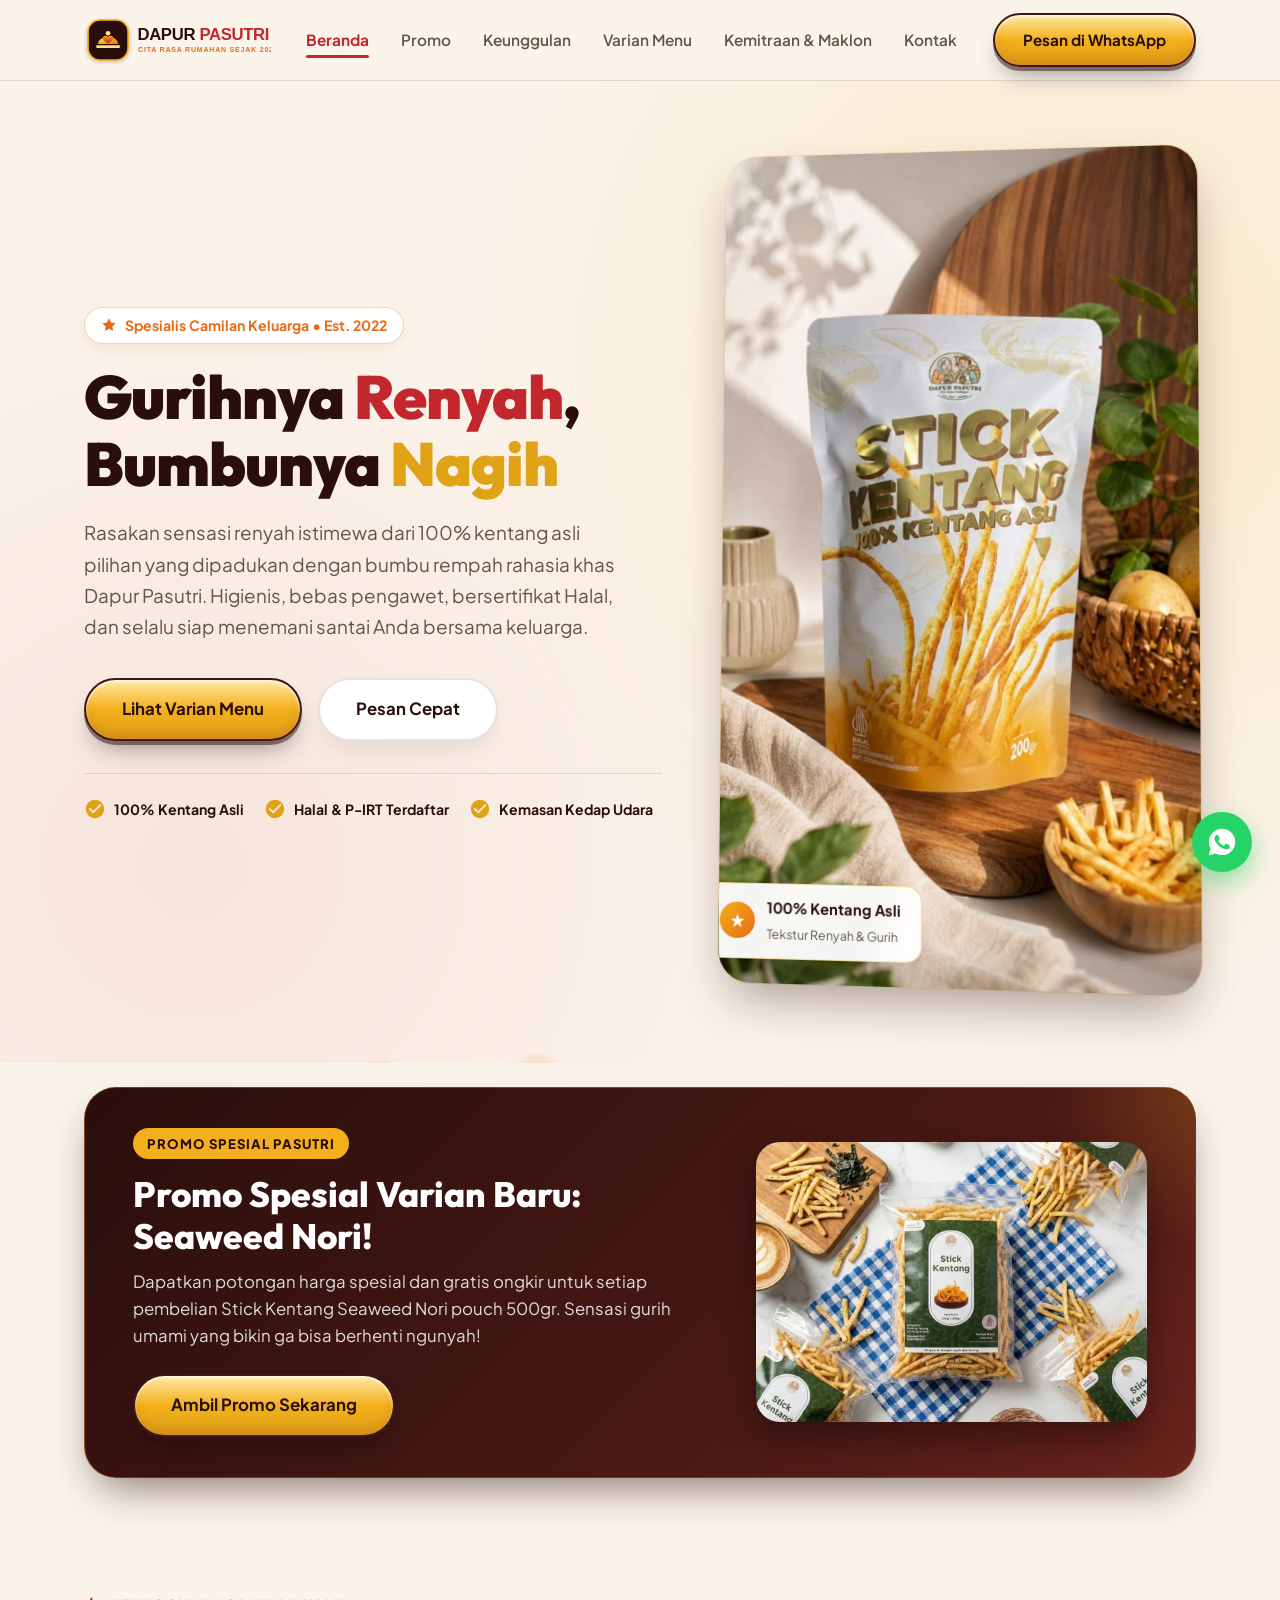
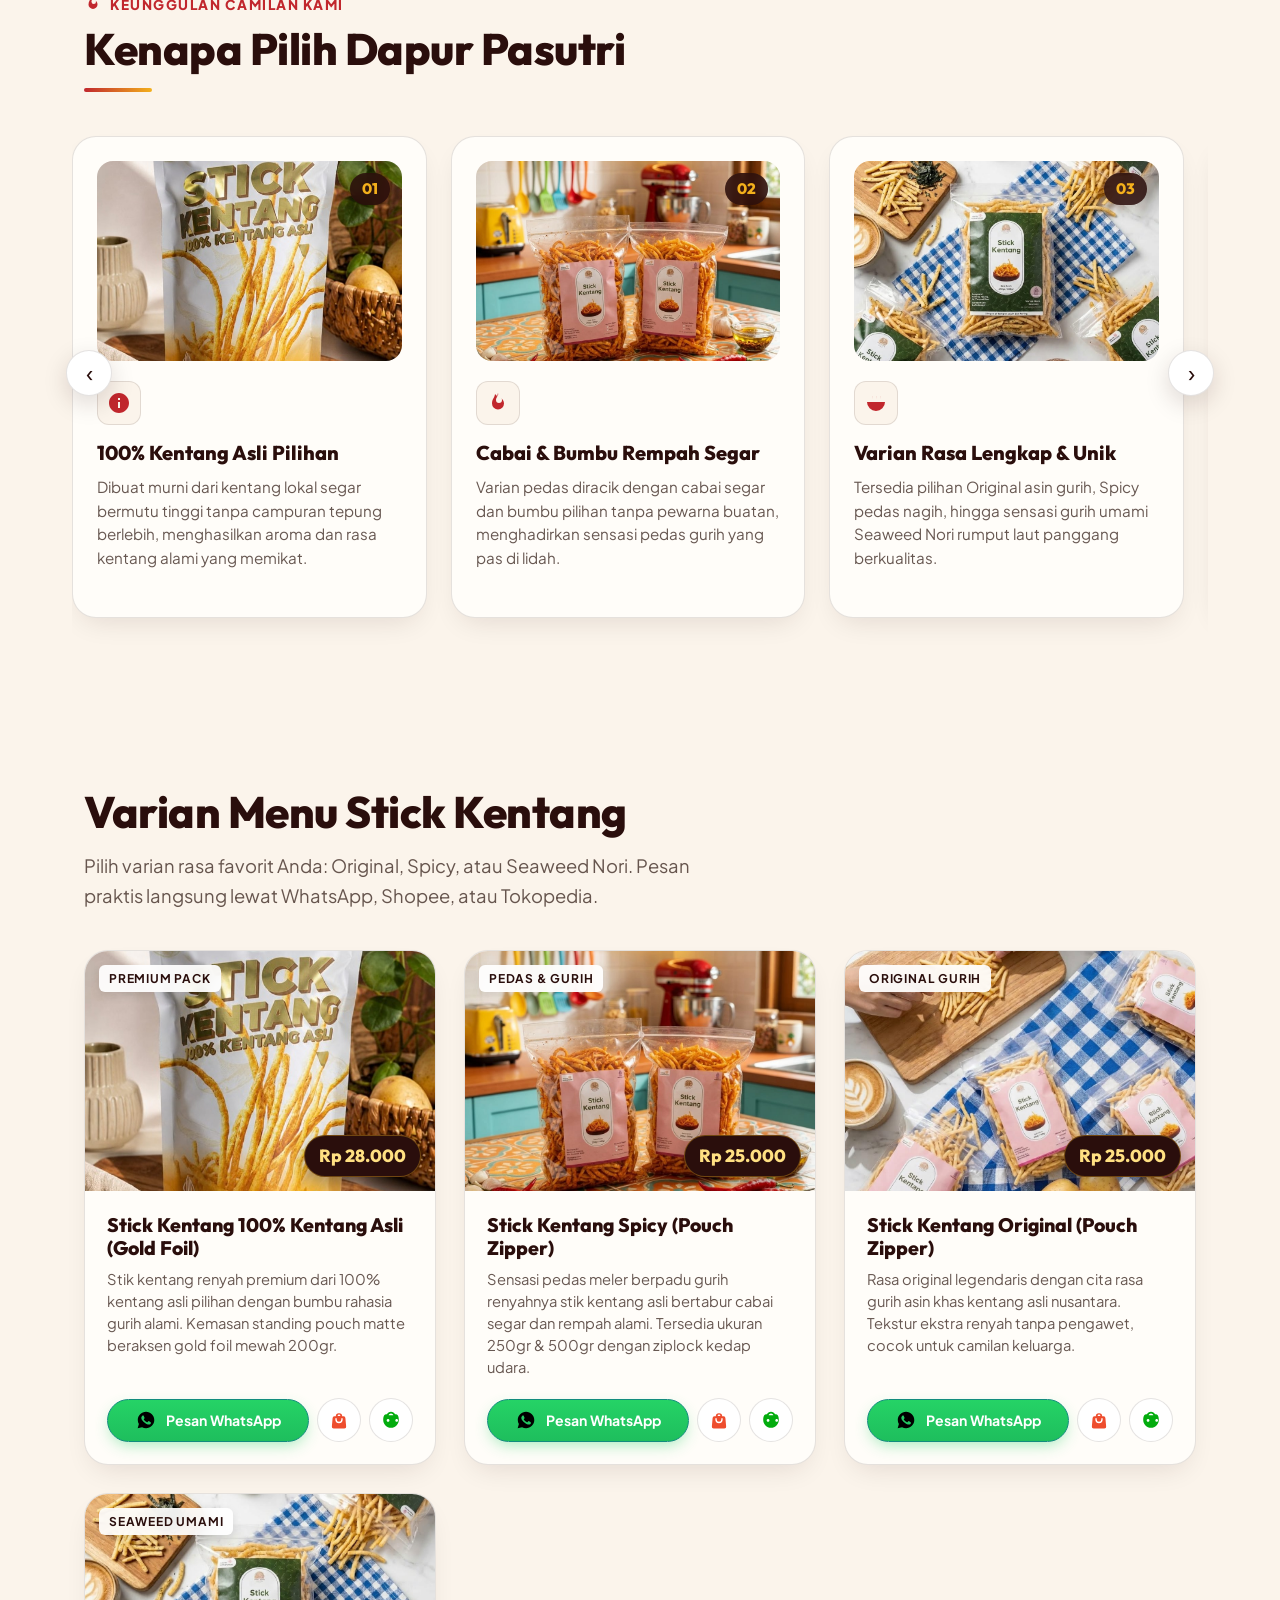
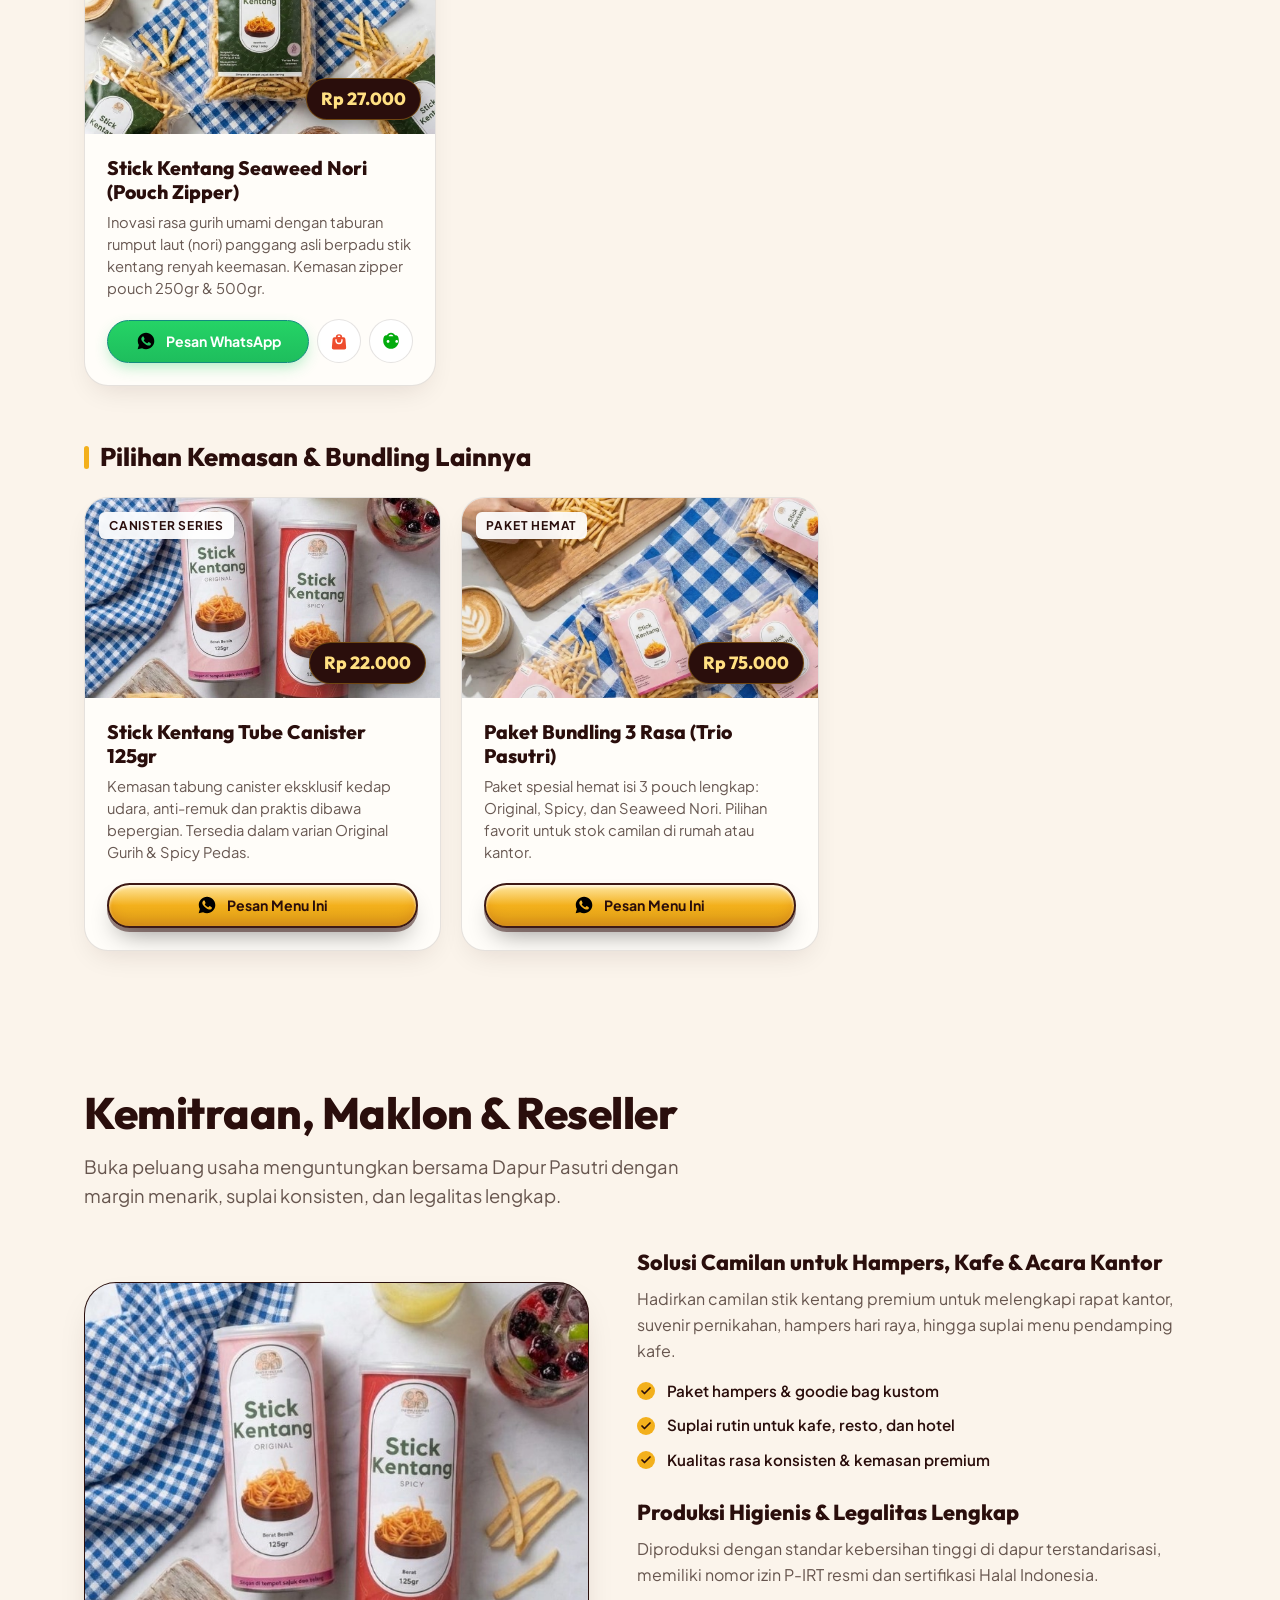
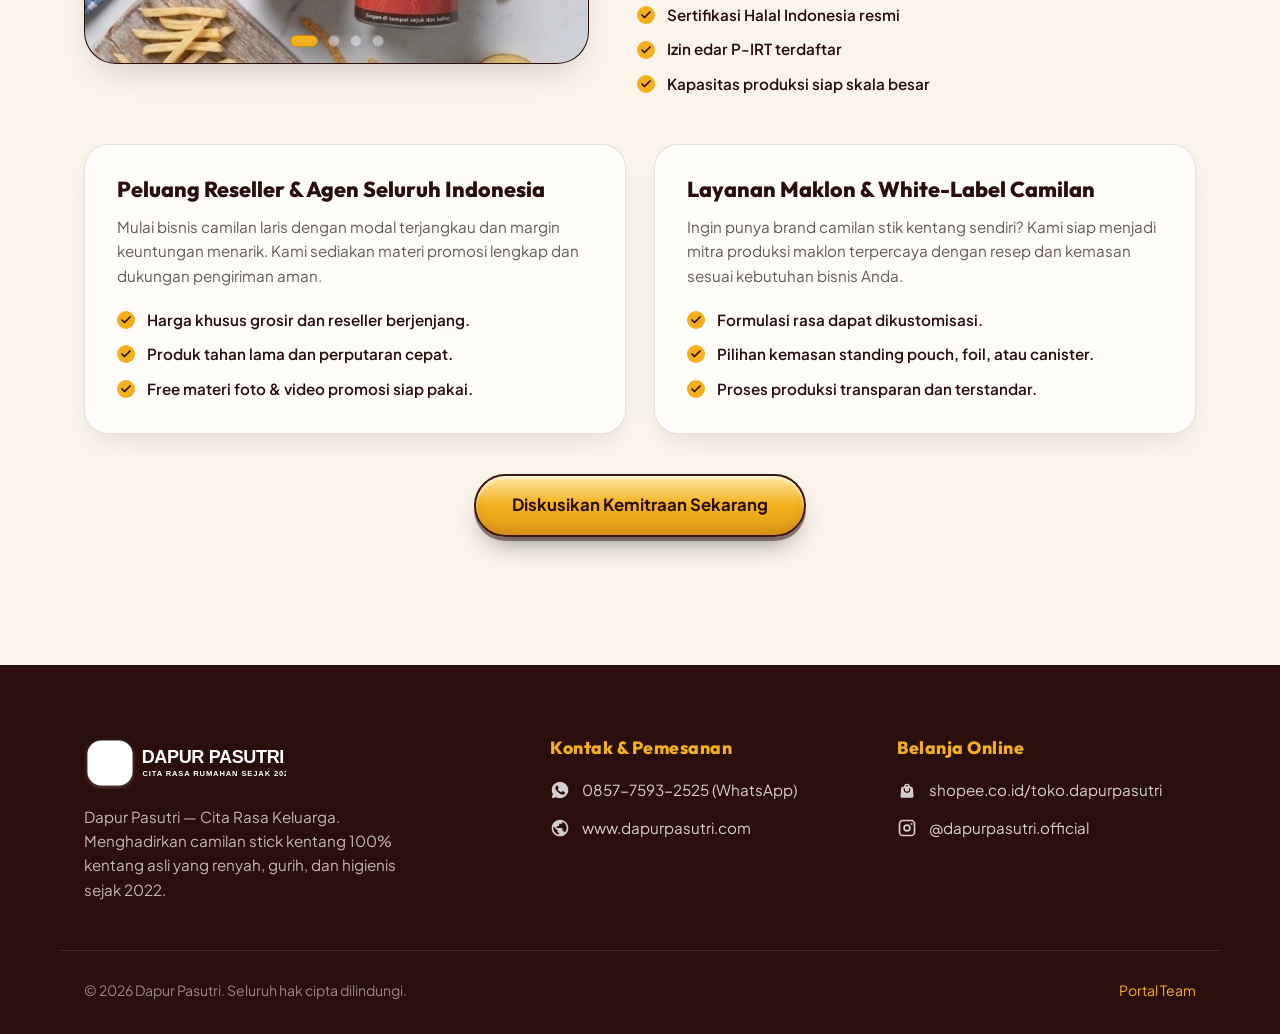
<file: index.html>
<!DOCTYPE html>
<html lang="id">
<head>
  <meta charset="UTF-8">
  <meta name="viewport" content="width=device-width, initial-scale=1.0">
  <title>Dapur Pasutri — Stick Kentang 100% Kentang Asli | Cita Rasa Keluarga</title>
  <meta name="description" content="Dapur Pasutri: Camilan stick kentang renyah dari 100% kentang asli pilihan dengan varian rasa Original, Spicy, dan Seaweed Nori. Halal, higienis, dan tanpa pengawet.">
  <link rel="icon" type="image/svg+xml" href="images/logo.svg">
  <link rel="stylesheet" href="css/fonts.css">
  <link rel="stylesheet" href="css/style.css">
</head>
<body id="top">

<!-- HEADER & NAVIGATION -->
<header class="site-header">
  <div class="wrap header-inner">
    <a href="#top" class="brand" aria-label="Dapur Pasutri Beranda">
      <img src="images/logo.svg" alt="Dapur Pasutri" class="brand-mark">
    </a>

    <nav class="main-nav" id="main-nav">
      <a href="#top">Beranda</a>
      <a href="#promo" hidden>Promo</a>
      <a href="#keunggulan">Keunggulan</a>
      <a href="#produk">Varian Menu</a>
      <a href="#kemitraan">Kemitraan &amp; Maklon</a>
      <a href="#kontak" data-also="kemitraan">Kontak</a>
    </nav>

    <a class="btn btn-primary header-cta" href="https://wa.me/6285775932525?text=Halo%20Dapur%20Pasutri%2C%20saya%20mau%20pesan%20Stick%20Kentang" target="_blank" rel="noopener">
      Pesan di WhatsApp
    </a>

    <button class="nav-toggle" id="nav-toggle" aria-label="Buka menu navigasi" aria-expanded="false" aria-controls="main-nav">
      <span></span><span></span><span></span>
    </button>
  </div>
</header>

<main>

  <!-- HERO SECTION -->
  <section class="hero">
    <div class="hero-bubbles" aria-hidden="true">
      <span></span><span></span><span></span><span></span><span></span><span></span>
    </div>
    <div class="wrap hero-inner">
      <div class="hero-copy">
        <p class="hero-badge">
          <svg width="16" height="16" viewBox="0 0 24 24" fill="currentColor"><path d="M12 2l3.09 6.26L22 9.27l-5 4.87 1.18 6.88L12 17.77l-6.18 3.25L7 14.14 2 9.27l6.91-1.01L12 2z"/></svg>
          Spesialis Camilan Keluarga • Est. 2022
        </p>
        <h1 class="hero-title">
          Gurihnya <span class="text-accent">Renyah</span>,<br>
          Bumbunya <span class="text-gold">Nagih</span>
        </h1>
        <p class="hero-lede">
          Rasakan sensasi renyah istimewa dari 100% kentang asli pilihan yang dipadukan dengan bumbu rempah rahasia khas Dapur Pasutri. Higienis, bebas pengawet, bersertifikat Halal, dan selalu siap menemani santai Anda bersama keluarga.
        </p>

        <div class="hero-actions">
          <a class="btn btn-primary btn-lg" href="#produk">Lihat Varian Menu</a>
          <a class="btn btn-secondary btn-lg" href="https://wa.me/6285775932525?text=Halo%20Dapur%20Pasutri%2C%20saya%20tertarik%20dengan%20Stick%20Kentang" target="_blank" rel="noopener">
            Pesan Cepat
          </a>
        </div>

        <div class="hero-trust">
          <div class="hero-trust-item">
            <svg class="hero-trust-icon" viewBox="0 0 24 24"><path d="M12 2C6.48 2 2 6.48 2 12s4.48 10 10 10 10-4.48 10-10S17.52 2 12 2zm-2 15l-5-5 1.41-1.41L10 14.17l7.59-7.59L19 8l-9 9z"/></svg>
            100% Kentang Asli
          </div>
          <div class="hero-trust-item">
            <svg class="hero-trust-icon" viewBox="0 0 24 24"><path d="M12 2C6.48 2 2 6.48 2 12s4.48 10 10 10 10-4.48 10-10S17.52 2 12 2zm-2 15l-5-5 1.41-1.41L10 14.17l7.59-7.59L19 8l-9 9z"/></svg>
            Halal &amp; P-IRT Terdaftar
          </div>
          <div class="hero-trust-item">
            <svg class="hero-trust-icon" viewBox="0 0 24 24"><path d="M12 2C6.48 2 2 6.48 2 12s4.48 10 10 10 10-4.48 10-10S17.52 2 12 2zm-2 15l-5-5 1.41-1.41L10 14.17l7.59-7.59L19 8l-9 9z"/></svg>
            Kemasan Kedap Udara
          </div>
        </div>
      </div>

      <div class="hero-visual">
        <div class="hero-img-wrap">
          <img src="images/hero.jpg" width="480" height="480" alt="Stick Kentang 100% Kentang Asli Dapur Pasutri">
          <div class="floating-badge">
            <div class="floating-badge-icon">★</div>
            <div class="floating-badge-text">
              <strong>100% Kentang Asli</strong>
              <span>Tekstur Renyah &amp; Gurih</span>
            </div>
          </div>
        </div>
      </div>
    </div>
  </section>

  <!-- PROMO SECTION -->
  <section class="promo" id="promo" hidden>
    <div class="wrap">
      <div class="promo-list" id="promo-list"><!-- filled by main.js --></div>
    </div>
  </section>

  <!-- KEUNGGULAN (KENAPA DAPUR PASUTRI) -->
  <section class="section" id="keunggulan">
    <div class="wrap">
      <div class="kenapa-heading">
        <p class="section-kicker">
          <svg class="section-kicker-icon" viewBox="0 0 24 24"><path d="M12 2c1 3-2 4-2 7a3 3 0 1 0 6 0c0-1-.5-2-1-2 1.5 1 3 3 3 5.5A6 6 0 0 1 6 12.5C6 8 9 6 9 3c1 1 2 1.5 2 3 .5-1.5.5-2.5 1-4Z"/></svg>
          Keunggulan Camilan Kami
        </p>
        <h2 class="section-title">Kenapa Pilih Dapur Pasutri</h2>
        <span class="section-title-underline"></span>
      </div>

      <div class="feature-carousel">
        <button class="carousel-nav carousel-prev" id="feature-prev" type="button" aria-label="Sebelumnya">‹</button>
        <ul class="feature-list" id="feature-list">
          <li>
            <div class="feature-photo">
              <img src="images/slider/slide-1.jpg" alt="100% Kentang Asli Pilihan" loading="lazy">
              <span class="feature-num">01</span>
            </div>
            <span class="feature-icon">
              <svg viewBox="0 0 24 24"><path d="M12 2C6.48 2 2 6.48 2 12s4.48 10 10 10 10-4.48 10-10S17.52 2 12 2zm1 15h-2v-6h2v6zm0-8h-2V7h2v2z"/></svg>
            </span>
            <h3>100% Kentang Asli Pilihan</h3>
            <p>Dibuat murni dari kentang lokal segar bermutu tinggi tanpa campuran tepung berlebih, menghasilkan aroma dan rasa kentang alami yang memikat.</p>
          </li>

          <li>
            <div class="feature-photo">
              <img src="images/slider/slide-2.jpg" alt="Bumbu Cabai & Rempah Segar" loading="lazy">
              <span class="feature-num">02</span>
            </div>
            <span class="feature-icon">
              <svg viewBox="0 0 24 24"><path d="M12 2c1 3-2 4-2 7a3 3 0 1 0 6 0c0-1-.5-2-1-2 1.5 1 3 3 3 5.5A6 6 0 0 1 6 12.5C6 8 9 6 9 3c1 1 2 1.5 2 3 .5-1.5.5-2.5 1-4Z"/></svg>
            </span>
            <h3>Cabai &amp; Bumbu Rempah Segar</h3>
            <p>Varian pedas diracik dengan cabai segar dan bumbu pilihan tanpa pewarna buatan, menghadirkan sensasi pedas gurih yang pas di lidah.</p>
          </li>

          <li>
            <div class="feature-photo">
              <img src="images/slider/slide-3.jpg" alt="Varian Rasa Lengkap" loading="lazy">
              <span class="feature-num">03</span>
            </div>
            <span class="feature-icon">
              <svg viewBox="0 0 24 24"><path d="M3 11h18a9 9 0 0 1-18 0ZM8 7.5c0-1.2 1-1.3 1-2.5M12 7.5c0-1.2 1-1.3 1-2.5M16 7.5c0-1.2 1-1.3 1-2.5"/></svg>
            </span>
            <h3>Varian Rasa Lengkap &amp; Unik</h3>
            <p>Tersedia pilihan Original asin gurih, Spicy pedas nagih, hingga sensasi gurih umami Seaweed Nori rumput laut panggang berkualitas.</p>
          </li>

          <li>
            <div class="feature-photo">
              <img src="images/slider/slide-4.jpg" alt="Kemasan Praktis & Tahan Renyah" loading="lazy">
              <span class="feature-num">04</span>
            </div>
            <span class="feature-icon">
              <svg viewBox="0 0 24 24"><path d="M12 2v20M3.3 7l17.4 10M20.7 7 3.3 17M9.5 3.5 12 6l2.5-2.5M9.5 20.5 12 18l2.5 2.5"/></svg>
            </span>
            <h3>Kemasan Kedap Udara &amp; Higienis</h3>
            <p>Hadir dalam pouch zipper double seal dan tabung canister eksklusif, menjaga kerenyahan stik kentang tetap terjaga optimal kapan saja.</p>
          </li>
        </ul>
        <button class="carousel-nav carousel-next" id="feature-next" type="button" aria-label="Berikutnya">›</button>
      </div>
    </div>
  </section>

  <!-- PRODUK / MENU STICK KENTANG -->
  <section class="section" id="produk">
    <div class="wrap">
      <h2 class="section-title">Varian Menu Stick Kentang</h2>
      <p class="section-lede">Pilih varian rasa favorit Anda: Original, Spicy, atau Seaweed Nori. Pesan praktis langsung lewat WhatsApp, Shopee, atau Tokopedia.</p>

      <div class="product-grid" id="product-grid-featured"></div>

      <h3 class="subsection-title">Pilihan Kemasan &amp; Bundling Lainnya</h3>
      <div class="product-strip" id="product-grid-other"></div>
    </div>
  </section>

  <!-- KORPORASI, MAKLON & KEMITRAAN RESELLER -->
  <section class="section" id="kemitraan">
    <div class="wrap">
      <h2 class="section-title">Kemitraan, Maklon &amp; Reseller</h2>
      <p class="section-lede">Buka peluang usaha menguntungkan bersama Dapur Pasutri dengan margin menarik, suplai konsisten, dan legalitas lengkap.</p>

      <div class="korporasi-showcase">
        <div class="showcase-slider" id="showcase-slider" aria-roledescription="carousel" aria-label="Foto produk dan kemitraan Dapur Pasutri">
          <div class="showcase-slides">
            <img class="is-active" src="images/korporasi/slide-1.jpg" width="800" height="800" loading="lazy" alt="Kemasan Canister Tube Dapur Pasutri">
            <img src="images/korporasi/slide-2.jpg" width="800" height="800" loading="lazy" alt="Pouch Stick Kentang Spicy">
            <img src="images/korporasi/slide-3.jpg" width="800" height="800" loading="lazy" alt="Kemasan Original Dapur Pasutri">
            <img src="images/korporasi/slide-4.jpg" width="800" height="800" loading="lazy" alt="Standing Pouch Foil Gold Mewah">
          </div>
          <div class="showcase-dots"><!-- filled by main.js --></div>
        </div>

        <div class="showcase-copy">
          <div class="showcase-block">
            <h3>Solusi Camilan untuk Hampers, Kafe &amp; Acara Kantor</h3>
            <p>Hadirkan camilan stik kentang premium untuk melengkapi rapat kantor, suvenir pernikahan, hampers hari raya, hingga suplai menu pendamping kafe.</p>
            <ul class="check-list">
              <li>Paket hampers &amp; goodie bag kustom</li>
              <li>Suplai rutin untuk kafe, resto, dan hotel</li>
              <li>Kualitas rasa konsisten &amp; kemasan premium</li>
            </ul>
          </div>
          <div class="showcase-block">
            <h3>Produksi Higienis &amp; Legalitas Lengkap</h3>
            <p>Diproduksi dengan standar kebersihan tinggi di dapur terstandarisasi, memiliki nomor izin P-IRT resmi dan sertifikasi Halal Indonesia.</p>
            <ul class="check-list">
              <li>Sertifikasi Halal Indonesia resmi</li>
              <li>Izin edar P-IRT terdaftar</li>
              <li>Kapasitas produksi siap skala besar</li>
            </ul>
          </div>
        </div>
      </div>

      <div class="korporasi-grid">
        <div class="korporasi-card">
          <h3>Peluang Reseller &amp; Agen Seluruh Indonesia</h3>
          <p>Mulai bisnis camilan laris dengan modal terjangkau dan margin keuntungan menarik. Kami sediakan materi promosi lengkap dan dukungan pengiriman aman.</p>
          <ul class="check-list">
            <li>Harga khusus grosir dan reseller berjenjang.</li>
            <li>Produk tahan lama dan perputaran cepat.</li>
            <li>Free materi foto &amp; video promosi siap pakai.</li>
          </ul>
        </div>
        <div class="korporasi-card">
          <h3>Layanan Maklon &amp; White-Label Camilan</h3>
          <p>Ingin punya brand camilan stik kentang sendiri? Kami siap menjadi mitra produksi maklon terpercaya dengan resep dan kemasan sesuai kebutuhan bisnis Anda.</p>
          <ul class="check-list">
            <li>Formulasi rasa dapat dikustomisasi.</li>
            <li>Pilihan kemasan standing pouch, foil, atau canister.</li>
            <li>Proses produksi transparan dan terstandar.</li>
          </ul>
        </div>
      </div>

      <a class="btn btn-primary btn-lg korporasi-cta" href="https://wa.me/6285775932525?text=Halo%20Dapur%20Pasutri%2C%20saya%20tertarik%20dengan%20kemitraan%20reseller%2Fmaklon" target="_blank" rel="noopener">
        Diskusikan Kemitraan Sekarang
      </a>
    </div>
  </section>

</main>

<!-- SITE FOOTER -->
<footer class="site-footer" id="kontak">
  <div class="wrap footer-inner">
    <div class="footer-brand">
      <img src="images/logo.svg" alt="Dapur Pasutri" class="brand-mark">
      <p>Dapur Pasutri — Cita Rasa Keluarga. Menghadirkan camilan stick kentang 100% kentang asli yang renyah, gurih, dan higienis sejak 2022.</p>
    </div>

    <div class="footer-col">
      <h4>Kontak &amp; Pemesanan</h4>
      <a href="https://wa.me/6285775932525" target="_blank" rel="noopener">
        <svg viewBox="0 0 24 24"><path d="M12.04 2C6.58 2 2.13 6.45 2.13 11.91c0 1.75.46 3.45 1.33 4.95L2 22l5.28-1.38a9.9 9.9 0 0 0 4.76 1.21h.01c5.46 0 9.9-4.45 9.9-9.91C21.96 6.45 17.5 2 12.04 2Zm5.8 14.07c-.24.68-1.4 1.3-1.93 1.38-.5.08-1.12.11-1.8-.11-.42-.13-.95-.3-1.64-.6-2.88-1.24-4.76-4.12-4.9-4.31-.14-.19-1.18-1.56-1.18-2.98s.74-2.11 1-2.4c.26-.29.57-.36.76-.36h.55c.18 0 .42-.07.65.5.24.58.82 2 .89 2.14.07.14.12.31.02.5-.1.19-.15.31-.3.48l-.44.51c-.14.14-.29.29-.13.57.16.29.71 1.18 1.53 1.91 1.05.94 1.94 1.23 2.22 1.37.28.14.45.12.61-.07.16-.19.7-.81.89-1.09.19-.28.38-.23.63-.14.26.1 1.65.78 1.94.92.28.14.47.21.54.33.07.12.07.68-.17 1.35Z"/></svg>
        0857-7593-2525 (WhatsApp)
      </a>
      <a href="https://dapurpasutri.com" target="_blank" rel="noopener">
        <svg viewBox="0 0 24 24"><path d="M12 2C6.48 2 2 6.48 2 12s4.48 10 10 10 10-4.48 10-10S17.52 2 12 2zm-1 17.93c-3.95-.49-7-3.85-7-7.93 0-.62.08-1.21.21-1.79L9 15v1c0 1.1.9 2 2 2v1.93zm6.9-2.54c-.26-.81-1-1.39-1.9-1.39h-1v-3c0-.55-.45-1-1-1H8v-2h2c.55 0 1-.45 1-1V7h2c1.1 0 2-.9 2-2v-.41c2.93 1.19 5 4.06 5 7.41 0 2.08-.8 3.97-2.1 5.39z"/></svg>
        www.dapurpasutri.com
      </a>
    </div>

    <div class="footer-col">
      <h4>Belanja Online</h4>
      <a href="https://shopee.co.id/toko.dapurpasutri" target="_blank" rel="noopener">
        <svg viewBox="0 0 24 24"><path d="M17 8h-1.5a3.5 3.5 0 0 0-7 0H7a2 2 0 0 0-2 2l-.8 9.2A2 2 0 0 0 6.2 21.4h11.6a2 2 0 0 0 2-2.2L19 10a2 2 0 0 0-2-2Zm-5-2a1.5 1.5 0 0 1 1.5 1.5h-3A1.5 1.5 0 0 1 12 6Zm-2.5 5.5a2.5 2.5 0 0 0 5 0V10h1.5v1.5a4 4 0 0 1-8 0V10h1.5v1.5Z"/></svg>
        shopee.co.id/toko.dapurpasutri
      </a>
      <a href="https://instagram.com/dapurpasutri.official" target="_blank" rel="noopener">
        <svg viewBox="0 0 24 24"><path d="M7 2h10a5 5 0 0 1 5 5v10a5 5 0 0 1-5 5H7a5 5 0 0 1-5-5V7a5 5 0 0 1 5-5Zm0 2a3 3 0 0 0-3 3v10a3 3 0 0 0 3 3h10a3 3 0 0 0 3-3V7a3 3 0 0 0-3-3H7Zm5 3.5a4.5 4.5 0 1 1 0 9 4.5 4.5 0 0 1 0-9Zm0 2a2.5 2.5 0 1 0 0 5 2.5 2.5 0 0 0 0-5ZM17.5 6a1.2 1.2 0 1 1 0 2.4 1.2 1.2 0 0 1 0-2.4Z"/></svg>
        @dapurpasutri.official
      </a>
    </div>
  </div>

  <div class="wrap footer-bottom">
    <p>&copy; 2026 Dapur Pasutri. Seluruh hak cipta dilindungi.</p>
    <a class="portal-link" href="portal/">Portal Team</a>
  </div>
</footer>

<!-- FLOATING WHATSAPP BUTTON -->
<a class="wa-float" href="https://wa.me/6285775932525?text=Halo%20Dapur%20Pasutri%2C%20saya%20mau%20order%20Stick%20Kentang%20%F0%9F%A5%94" target="_blank" rel="noopener" aria-label="Chat WhatsApp Dapur Pasutri">
  <svg viewBox="0 0 24 24" aria-hidden="true"><path d="M12.04 2C6.58 2 2.13 6.45 2.13 11.91c0 1.75.46 3.45 1.33 4.95L2 22l5.28-1.38a9.9 9.9 0 0 0 4.76 1.21h.01c5.46 0 9.9-4.45 9.9-9.91C21.96 6.45 17.5 2 12.04 2Zm5.8 14.07c-.24.68-1.4 1.3-1.93 1.38-.5.08-1.12.11-1.8-.11-.42-.13-.95-.3-1.64-.6-2.88-1.24-4.76-4.12-4.9-4.31-.14-.19-1.18-1.56-1.18-2.98s.74-2.11 1-2.4c.26-.29.57-.36.76-.36h.55c.18 0 .42-.07.65.5.24.58.82 2 .89 2.14.07.14.12.31.02.5-.1.19-.15.31-.3.48l-.44.51c-.14.14-.29.29-.13.57.16.29.71 1.18 1.53 1.91 1.05.94 1.94 1.23 2.22 1.37.28.14.45.12.61-.07.16-.19.7-.81.89-1.09.19-.28.38-.23.63-.14.26.1 1.65.78 1.94.92.28.14.47.21.54.33.07.12.07.68-.17 1.35Z"/></svg>
</a>

<script src="js/main.js"></script>
</body>
</html>
</file>
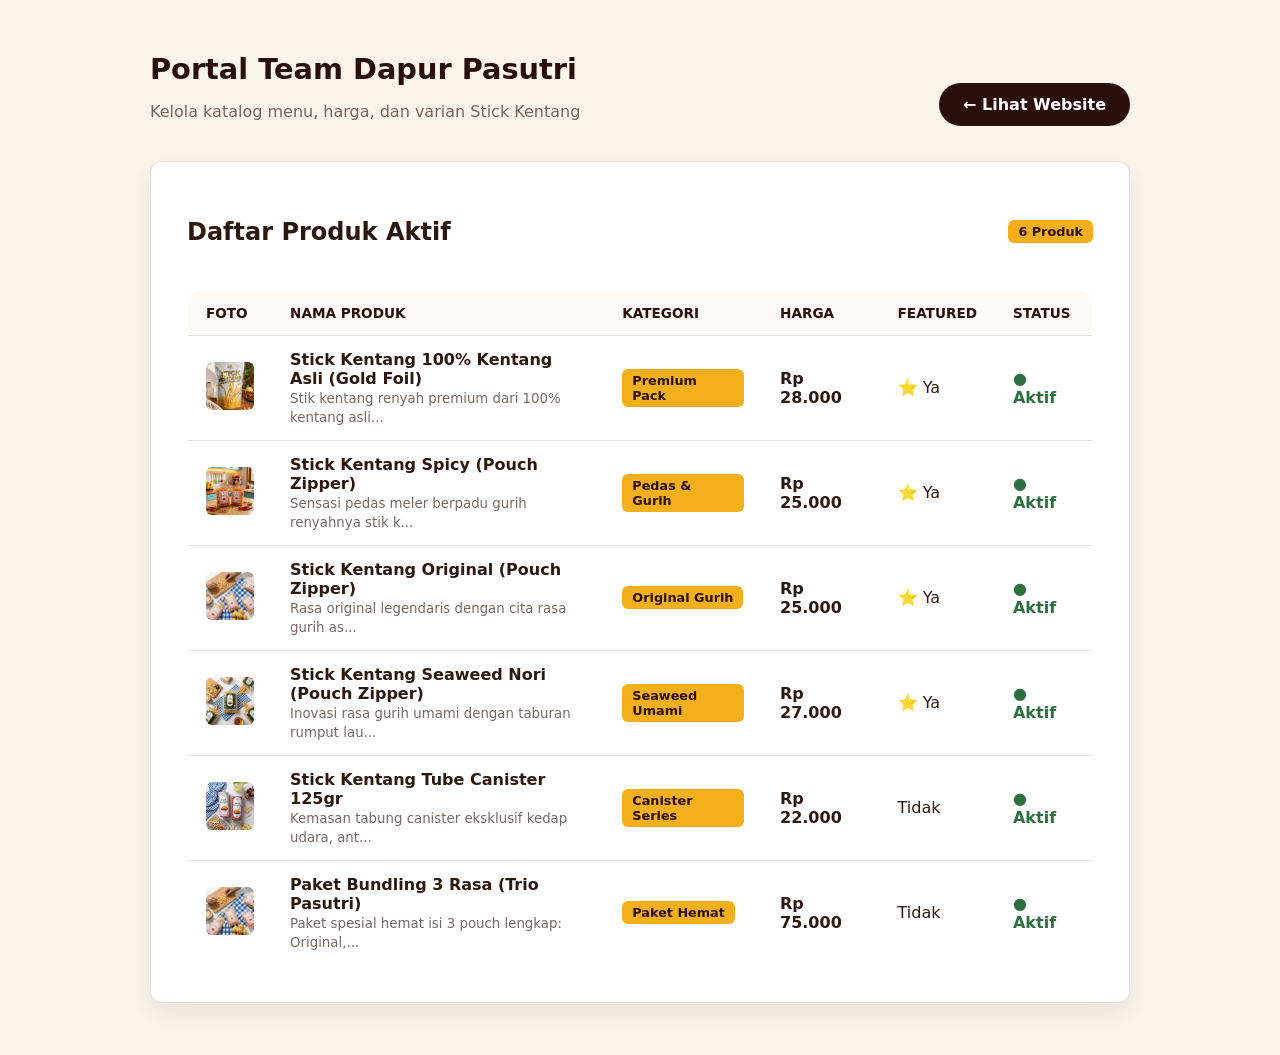
<file: portal/index.html>
<!DOCTYPE html>
<html lang="id">
<head>
  <meta charset="UTF-8">
  <meta name="viewport" content="width=device-width, initial-scale=1.0">
  <meta name="robots" content="noindex, nofollow">
  <title>Portal Team — Dapur Pasutri</title>
  <link rel="stylesheet" href="css/admin.css">
  <style>
    .admin-container { max-width: 980px; margin: 20px auto; }
    .product-table { width: 100%; border-collapse: collapse; margin-top: 24px; background: #fff; border-radius: 12px; overflow: hidden; border: 1px solid var(--border); }
    .product-table th, .product-table td { padding: 14px 18px; text-align: left; border-bottom: 1px solid var(--border); }
    .product-table th { background: #fdfaf5; font-size: 0.85rem; text-transform: uppercase; color: var(--oxblood); }
    .product-thumb { width: 48px; height: 48px; border-radius: 6px; object-fit: cover; }
    .top-bar { display: flex; justify-content: space-between; align-items: center; margin-bottom: 24px; }
  </style>
</head>
<body>
  <div class="admin-container">
    <div class="top-bar">
      <div>
        <h1>Portal Team Dapur Pasutri</h1>
        <p style="color:var(--ink-soft)">Kelola katalog menu, harga, dan varian Stick Kentang</p>
      </div>
      <div>
        <a href="../" class="btn btn-primary" style="width:auto;">&larr; Lihat Website</a>
      </div>
    </div>

    <div class="card">
      <div style="display:flex; justify-content:space-between; align-items:center;">
        <h2>Daftar Produk Aktif</h2>
        <span class="badge-tag" id="product-count">0 Produk</span>
      </div>

      <div style="overflow-x:auto;">
        <table class="product-table">
          <thead>
            <tr>
              <th>Foto</th>
              <th>Nama Produk</th>
              <th>Kategori</th>
              <th>Harga</th>
              <th>Featured</th>
              <th>Status</th>
            </tr>
          </thead>
          <tbody id="product-tbody">
            <tr><td colspan="6" style="text-align:center;">Memuat data produk...</td></tr>
          </tbody>
        </table>
      </div>
    </div>
  </div>

  <script>
    async function loadProducts() {
      try {
        const res = await fetch('../data/products.json');
        const data = await res.json();
        const tbody = document.getElementById('product-tbody');
        document.getElementById('product-count').textContent = data.length + ' Produk';
        tbody.innerHTML = '';
        data.forEach(p => {
          const tr = document.createElement('tr');
          tr.innerHTML = `
            <td><img class="product-thumb" src="../${p.image}" alt=""></td>
            <td><strong>${p.name}</strong><br><small style="color:var(--ink-soft);">${p.desc.substring(0, 50)}...</small></td>
            <td><span class="badge-tag">${p.category}</span></td>
            <td><strong>Rp ${(p.price).toLocaleString('id-ID')}</strong></td>
            <td>${p.featured ? '⭐ Ya' : 'Tidak'}</td>
            <td><span style="color:#2E6F40; font-weight:700;">● Aktif</span></td>
          `;
          tbody.appendChild(tr);
        });
      } catch (e) {
        document.getElementById('product-tbody').innerHTML = '<tr><td colspan="6">Gagal memuat katalog.</td></tr>';
      }
    }
    loadProducts();
  </script>
</body>
</html>
</file>
<file: css/fonts.css>
@import url('https://fonts.googleapis.com/css2?family=Outfit:wght@400;500;600;700;800;900&family=Plus+Jakarta+Sans:ital,wght@0,400;0,500;0,600;0,700;0,800;1,400;1,600&display=swap');

:root {
  --display: 'Outfit', -apple-system, BlinkMacSystemFont, "Segoe UI", Roboto, sans-serif;
  --body: 'Plus Jakarta Sans', -apple-system, BlinkMacSystemFont, "Segoe UI", Roboto, sans-serif;
}
</file>
<file: css/style.css>
/* ---------------------------------------------------
   Dapur Pasutri — Design Tokens (Aesthetic System)
--------------------------------------------------- */
:root {
  --ivory: #FBF4EB;
  --ivory-dim: #F2E5D5;
  --card-bg: #FFFDF9;
  
  --chili: #C1272D;
  --chili-dark: #96181D;
  --ember: #E86A17;
  --gold: #F3B01C;
  --gold-light: #FFE082;
  --gold-dim: #E0A317;
  --nori: #2E6F40;
  
  --oxblood: #2A0E0C;
  --oxblood-soft: #3D1916;
  --ink: #2C1810;
  --ink-soft: rgba(44, 24, 16, 0.72);
  --ink-line: rgba(44, 24, 16, 0.12);

  --radius-xl: 32px;
  --radius-lg: 24px;
  --radius-md: 16px;
  --radius-sm: 10px;
  --radius-full: 9999px;

  --shadow-soft: 0 16px 36px -16px rgba(42, 14, 12, 0.25);
  --shadow-card: 0 12px 28px -10px rgba(42, 14, 12, 0.12);
  --shadow-hover: 0 20px 40px -12px rgba(42, 14, 12, 0.28);
}

/* ---------------------------------------------------
   Reset & Base Styles
--------------------------------------------------- */
* {
  box-sizing: border-box;
}

html {
  scroll-behavior: smooth;
}

section[id],
footer[id] {
  scroll-margin-top: 86px;
}

body {
  margin: 0;
  background-color: var(--ivory);
  color: var(--ink);
  font-family: var(--body);
  font-size: 16px;
  line-height: 1.6;
  -webkit-font-smoothing: antialiased;
  -moz-osx-font-smoothing: grayscale;
  overflow-x: hidden;
}

img {
  display: block;
  max-width: 100%;
  height: auto;
}

a {
  color: inherit;
  text-decoration: none;
  transition: color 0.2s ease, opacity 0.2s ease;
}

h1, h2, h3, h4, p, ul, ol, figure {
  margin: 0;
}

h1, h2, h3, h4 {
  font-family: var(--display);
  color: var(--oxblood);
  font-weight: 800;
  line-height: 1.2;
}

ul, ol {
  padding: 0;
  list-style: none;
}

button {
  font: inherit;
  background: none;
  border: 0;
  cursor: pointer;
}

a:focus-visible,
button:focus-visible {
  outline: 3px solid var(--ember);
  outline-offset: 3px;
}

@media (prefers-reduced-motion: reduce) {
  html {
    scroll-behavior: auto;
  }
  *, *::before, *::after {
    animation-duration: 0.001ms !important;
    animation-iteration-count: 1 !important;
    transition-duration: 0.001ms !important;
  }
}

.wrap {
  width: 100%;
  max-width: 1160px;
  margin: 0 auto;
  padding: 0 24px;
}

/* ---------------------------------------------------
   Typography & Accents
--------------------------------------------------- */
.text-accent {
  color: var(--chili);
}

.text-gold {
  color: var(--gold-dim);
}

.section-kicker {
  display: inline-flex;
  align-items: center;
  gap: 8px;
  font-size: 0.85rem;
  font-weight: 800;
  letter-spacing: 1.5px;
  text-transform: uppercase;
  color: var(--chili);
  margin-bottom: 8px;
}

.section-kicker-icon {
  width: 18px;
  height: 18px;
  fill: var(--chili);
}

.section-title {
  font-size: clamp(2rem, 3.5vw, 2.75rem);
  letter-spacing: -0.5px;
  margin-bottom: 12px;
}

.section-title-underline {
  display: block;
  width: 68px;
  height: 4px;
  background: linear-gradient(90deg, var(--chili), var(--gold));
  border-radius: 99px;
  margin-top: 10px;
  margin-bottom: 24px;
}

.section-lede {
  font-size: 1.15rem;
  color: var(--ink-soft);
  max-width: 620px;
  line-height: 1.6;
  margin-bottom: 40px;
}

.subsection-title {
  font-size: 1.6rem;
  margin-top: 56px;
  margin-bottom: 24px;
  position: relative;
  padding-left: 16px;
}

.subsection-title::before {
  content: "";
  position: absolute;
  left: 0;
  top: 4px;
  bottom: 4px;
  width: 5px;
  background: var(--gold);
  border-radius: 4px;
}

/* ---------------------------------------------------
   Buttons & Interactive Elements
--------------------------------------------------- */
.btn {
  display: inline-flex;
  align-items: center;
  justify-content: center;
  gap: 10px;
  padding: 13px 28px;
  border-radius: var(--radius-full);
  font-weight: 700;
  font-size: 0.95rem;
  white-space: nowrap;
  transition: transform 0.18s cubic-bezier(0.16, 1, 0.3, 1), box-shadow 0.18s ease, filter 0.18s ease;
  position: relative;
  cursor: pointer;
}

.btn svg {
  width: 20px;
  height: 20px;
  flex-shrink: 0;
}

.btn-primary {
  background: linear-gradient(180deg, #FFE8A3 0%, var(--gold) 50%, var(--gold-dim) 100%);
  color: var(--oxblood);
  border: 2px solid var(--oxblood-soft);
  box-shadow:
    inset 0 2px 3px rgba(255, 255, 255, 0.75),
    inset 0 -10px 14px -6px rgba(150, 24, 29, 0.22),
    0 4px 0 rgba(58, 21, 18, 0.5),
    0 14px 26px -10px rgba(0, 0, 0, 0.45);
}

.btn-primary:hover {
  transform: translateY(-2px);
  box-shadow:
    inset 0 2px 4px rgba(255, 255, 255, 0.8),
    inset 0 -10px 14px -6px rgba(150, 24, 29, 0.25),
    0 6px 0 rgba(58, 21, 18, 0.5),
    0 18px 30px -8px rgba(0, 0, 0, 0.5);
  filter: brightness(1.03);
}

.btn-primary:active {
  transform: translateY(2px);
  box-shadow:
    inset 0 2px 3px rgba(255, 255, 255, 0.5),
    0 1px 0 rgba(58, 21, 18, 0.5),
    0 6px 12px -4px rgba(0, 0, 0, 0.4);
}

.btn-secondary {
  background: #FFF;
  color: var(--oxblood);
  border: 2px solid var(--ink-line);
  box-shadow: var(--shadow-card);
}

.btn-secondary:hover {
  transform: translateY(-2px);
  border-color: var(--gold);
  box-shadow: var(--shadow-soft);
}

.btn-lg {
  padding: 16px 36px;
  font-size: 1.05rem;
}

.btn-sm {
  padding: 9px 20px;
  font-size: 0.88rem;
}

.btn-block {
  width: 100%;
}

/* ---------------------------------------------------
   Site Header & Sticky Nav
--------------------------------------------------- */
.site-header {
  position: sticky;
  top: 0;
  z-index: 1000;
  background: rgba(251, 244, 235, 0.88);
  backdrop-filter: blur(14px);
  -webkit-backdrop-filter: blur(14px);
  border-bottom: 1px solid var(--ink-line);
  transition: all 0.3s ease;
}

.header-inner {
  display: flex;
  align-items: center;
  justify-content: space-between;
  height: 80px;
}

.brand {
  display: flex;
  align-items: center;
  gap: 12px;
}

.brand-mark {
  height: 48px;
  width: auto;
  object-fit: contain;
}

.main-nav {
  display: flex;
  align-items: center;
  gap: 32px;
}

.main-nav a {
  font-weight: 600;
  font-size: 0.96rem;
  color: var(--ink-soft);
  position: relative;
  padding: 6px 0;
}

.main-nav a:hover {
  color: var(--oxblood);
}

.main-nav a.is-active {
  color: var(--chili);
  font-weight: 700;
}

.main-nav a.is-active::after {
  content: "";
  position: absolute;
  bottom: 0;
  left: 0;
  width: 100%;
  height: 3px;
  background: var(--chili);
  border-radius: 99px;
}

.header-cta {
  display: inline-flex;
}

.nav-toggle {
  display: none;
  flex-direction: column;
  justify-content: space-between;
  width: 30px;
  height: 22px;
  padding: 0;
  z-index: 1001;
}

.nav-toggle span {
  display: block;
  height: 3px;
  width: 100%;
  background: var(--oxblood);
  border-radius: 3px;
  transition: transform 0.3s ease, opacity 0.3s ease;
}

/* ---------------------------------------------------
   Hero Section
--------------------------------------------------- */
.hero {
  position: relative;
  padding: 64px 0 80px;
  overflow: hidden;
  background: radial-gradient(circle at 85% 30%, rgba(243, 176, 28, 0.15), transparent 50%),
              radial-gradient(circle at 15% 80%, rgba(193, 39, 45, 0.08), transparent 45%);
}

.hero-bubbles {
  position: absolute;
  inset: 0;
  pointer-events: none;
  overflow: hidden;
}

.hero-bubbles span {
  position: absolute;
  bottom: -40px;
  border-radius: 50%;
  background: radial-gradient(circle, rgba(243, 176, 28, 0.35) 0%, rgba(232, 106, 23, 0.05) 70%, transparent 100%);
  animation: floatUp 12s infinite linear;
}

.hero-bubbles span:nth-child(1) { left: 10%; width: 28px; height: 28px; animation-duration: 9s; animation-delay: 0s; }
.hero-bubbles span:nth-child(2) { left: 28%; width: 44px; height: 44px; animation-duration: 14s; animation-delay: 2s; }
.hero-bubbles span:nth-child(3) { left: 52%; width: 20px; height: 20px; animation-duration: 11s; animation-delay: 4s; }
.hero-bubbles span:nth-child(4) { left: 70%; width: 38px; height: 38px; animation-duration: 13s; animation-delay: 1s; }
.hero-bubbles span:nth-child(5) { left: 88%; width: 24px; height: 24px; animation-duration: 10s; animation-delay: 3s; }
.hero-bubbles span:nth-child(6) { left: 40%; width: 50px; height: 50px; animation-duration: 16s; animation-delay: 5s; }

@keyframes floatUp {
  0% { transform: translateY(0) scale(0.8); opacity: 0; }
  15% { opacity: 0.8; }
  85% { opacity: 0.8; }
  100% { transform: translateY(-700px) scale(1.2); opacity: 0; }
}

.hero-inner {
  display: grid;
  grid-template-columns: 1.15fr 0.95fr;
  align-items: center;
  gap: 56px;
  position: relative;
  z-index: 2;
}

.hero-badge {
  display: inline-flex;
  align-items: center;
  gap: 8px;
  padding: 6px 16px;
  background: #FFF;
  border: 1px solid rgba(232, 106, 23, 0.3);
  border-radius: var(--radius-full);
  font-size: 0.88rem;
  font-weight: 700;
  color: var(--ember);
  box-shadow: 0 4px 12px rgba(232, 106, 23, 0.1);
  margin-bottom: 20px;
}

.hero-title {
  font-size: clamp(2.5rem, 4.8vw, 3.8rem);
  font-weight: 900;
  letter-spacing: -1px;
  margin-bottom: 20px;
  line-height: 1.1;
}

.hero-lede {
  font-size: 1.18rem;
  color: var(--ink-soft);
  line-height: 1.65;
  margin-bottom: 36px;
  max-width: 540px;
}

.hero-actions {
  display: flex;
  align-items: center;
  flex-wrap: wrap;
  gap: 16px;
}

.hero-trust {
  display: flex;
  align-items: center;
  gap: 20px;
  margin-top: 32px;
  padding-top: 24px;
  border-top: 1px solid var(--ink-line);
}

.hero-trust-item {
  display: flex;
  align-items: center;
  gap: 8px;
  font-size: 0.88rem;
  font-weight: 700;
  color: var(--oxblood);
}

.hero-trust-icon {
  width: 22px;
  height: 22px;
  fill: var(--gold-dim);
}

.hero-visual {
  position: relative;
  display: flex;
  justify-content: center;
}

.hero-img-wrap {
  position: relative;
  border-radius: var(--radius-xl);
  overflow: hidden;
  box-shadow:
    0 24px 50px -12px rgba(42, 14, 12, 0.4),
    0 0 0 1px rgba(243, 176, 28, 0.2);
  transform: perspective(1000px) rotateY(-4deg) rotateX(2deg);
  transition: transform 0.4s ease, box-shadow 0.4s ease;
}

.hero-img-wrap:hover {
  transform: perspective(1000px) rotateY(0deg) rotateX(0deg) scale(1.02);
  box-shadow: 0 30px 60px -10px rgba(42, 14, 12, 0.48);
}

.hero-img-wrap img {
  width: 100%;
  max-width: 480px;
  height: auto;
  object-fit: cover;
}

.floating-badge {
  position: absolute;
  bottom: 24px;
  left: -20px;
  background: rgba(255, 255, 255, 0.95);
  backdrop-filter: blur(10px);
  border: 1px solid rgba(243, 176, 28, 0.4);
  padding: 12px 20px;
  border-radius: var(--radius-md);
  box-shadow: 0 16px 32px -8px rgba(42, 14, 12, 0.25);
  display: flex;
  align-items: center;
  gap: 12px;
  animation: gentlePulse 3s infinite ease-in-out;
}

@keyframes gentlePulse {
  0%, 100% { transform: translateY(0); }
  50% { transform: translateY(-6px); }
}

.floating-badge-icon {
  width: 36px;
  height: 36px;
  border-radius: 50%;
  background: linear-gradient(135deg, var(--gold), var(--ember));
  display: flex;
  align-items: center;
  justify-content: center;
  color: #FFF;
  font-weight: 900;
  font-size: 1.1rem;
}

.floating-badge-text strong {
  display: block;
  font-size: 0.92rem;
  color: var(--oxblood);
}

.floating-badge-text span {
  font-size: 0.78rem;
  color: var(--ink-soft);
}

/* ---------------------------------------------------
   Promo Banner Section
--------------------------------------------------- */
.promo {
  padding: 24px 0 48px;
}

.promo[hidden] {
  display: none;
}

.promo-panel {
  background: linear-gradient(135deg, #2A0E0C 0%, #4A1915 65%, #6B231D 100%);
  border-radius: var(--radius-xl);
  color: #FFF;
  display: grid;
  grid-template-columns: 1.2fr 0.8fr;
  align-items: center;
  padding: 40px 48px;
  gap: 36px;
  box-shadow: 0 20px 44px -14px rgba(42, 14, 12, 0.6);
  border: 1px solid rgba(243, 176, 28, 0.3);
  position: relative;
  overflow: hidden;
}

.promo-panel::after {
  content: "";
  position: absolute;
  top: -50%;
  right: -20%;
  width: 360px;
  height: 360px;
  background: radial-gradient(circle, rgba(243, 176, 28, 0.25), transparent 70%);
  pointer-events: none;
}

.promo-badge {
  display: inline-block;
  background: var(--gold);
  color: var(--oxblood);
  font-weight: 800;
  font-size: 0.82rem;
  padding: 5px 14px;
  border-radius: var(--radius-full);
  text-transform: uppercase;
  letter-spacing: 1px;
  margin-bottom: 14px;
}

.promo-title {
  color: #FFF;
  font-size: clamp(1.6rem, 2.8vw, 2.2rem);
  margin-bottom: 12px;
}

.promo-body {
  color: rgba(255, 255, 255, 0.85);
  font-size: 1.05rem;
  line-height: 1.6;
  margin-bottom: 24px;
}

.promo-visual img {
  border-radius: var(--radius-lg);
  box-shadow: 0 16px 36px rgba(0, 0, 0, 0.4);
  max-height: 280px;
  width: 100%;
  object-fit: cover;
}

/* ---------------------------------------------------
   Section: Keunggulan (Kenapa Dapur Pasutri)
--------------------------------------------------- */
.section {
  padding: 68px 0;
}

.feature-carousel {
  position: relative;
  margin: 0 -12px;
}

.feature-list {
  display: flex;
  gap: 24px;
  overflow-x: auto;
  scroll-snap-type: x mandatory;
  scrollbar-width: none;
  -ms-overflow-style: none;
  padding: 20px 12px 32px;
}

.feature-list::-webkit-scrollbar {
  display: none;
}

.feature-list > li {
  flex: 0 0 calc(33.333% - 16px);
  min-width: 290px;
  scroll-snap-align: start;
  background: var(--card-bg);
  border-radius: var(--radius-lg);
  padding: 24px;
  border: 1px solid var(--ink-line);
  box-shadow: var(--shadow-card);
  transition: transform 0.3s ease, box-shadow 0.3s ease;
  display: flex;
  flex-direction: column;
}

.feature-list > li:hover {
  transform: translateY(-6px);
  box-shadow: var(--shadow-hover);
  border-color: rgba(243, 176, 28, 0.5);
}

.feature-photo {
  position: relative;
  border-radius: var(--radius-md);
  overflow: hidden;
  height: 200px;
  margin-bottom: 20px;
}

.feature-photo img {
  width: 100%;
  height: 100%;
  object-fit: cover;
  transition: transform 0.4s ease;
}

.feature-list > li:hover .feature-photo img {
  transform: scale(1.06);
}

.feature-num {
  position: absolute;
  top: 12px;
  right: 12px;
  background: rgba(42, 14, 12, 0.85);
  color: var(--gold);
  font-family: var(--display);
  font-weight: 800;
  font-size: 0.95rem;
  padding: 4px 12px;
  border-radius: var(--radius-full);
  backdrop-filter: blur(6px);
}

.feature-icon {
  width: 44px;
  height: 44px;
  border-radius: 12px;
  background: var(--ivory);
  display: flex;
  align-items: center;
  justify-content: center;
  margin-bottom: 16px;
  border: 1px solid var(--ink-line);
}

.feature-icon svg {
  width: 24px;
  height: 24px;
  fill: var(--chili);
}

.feature-list h3 {
  font-size: 1.25rem;
  margin-bottom: 10px;
}

.feature-list p {
  font-size: 0.95rem;
  color: var(--ink-soft);
  line-height: 1.55;
}

.carousel-nav {
  position: absolute;
  top: 48%;
  transform: translateY(-50%);
  width: 46px;
  height: 46px;
  border-radius: 50%;
  background: #FFF;
  border: 1px solid var(--ink-line);
  color: var(--oxblood);
  font-size: 1.5rem;
  display: flex;
  align-items: center;
  justify-content: center;
  box-shadow: 0 8px 24px rgba(42, 14, 12, 0.15);
  z-index: 10;
  transition: all 0.2s ease;
}

.carousel-nav:hover {
  background: var(--oxblood);
  color: #FFF;
  transform: translateY(-50%) scale(1.08);
}

.carousel-prev { left: -6px; }
.carousel-next { right: -6px; }

/* ---------------------------------------------------
   Section: Produk / Menu
--------------------------------------------------- */
.product-grid {
  display: grid;
  grid-template-columns: repeat(auto-fill, minmax(260px, 1fr));
  gap: 28px;
}

.product-card {
  background: var(--card-bg);
  border-radius: var(--radius-lg);
  border: 1px solid var(--ink-line);
  box-shadow: var(--shadow-card);
  overflow: hidden;
  display: flex;
  flex-direction: column;
  transition: transform 0.3s ease, box-shadow 0.3s ease, border-color 0.3s ease;
}

.product-card:hover {
  transform: translateY(-6px);
  box-shadow: var(--shadow-hover);
  border-color: rgba(243, 176, 28, 0.4);
}

.product-photo {
  position: relative;
  height: 240px;
  overflow: hidden;
  background: var(--ivory-dim);
}

.product-photo img {
  width: 100%;
  height: 100%;
  object-fit: cover;
  transition: transform 0.45s ease;
}

.product-card:hover .product-photo img {
  transform: scale(1.08);
}

.price-badge {
  position: absolute;
  bottom: 14px;
  right: 14px;
  background: var(--oxblood);
  color: var(--gold-light);
  font-family: var(--display);
  font-weight: 800;
  font-size: 1.1rem;
  padding: 6px 14px;
  border-radius: var(--radius-full);
  box-shadow: 0 6px 18px rgba(0, 0, 0, 0.35);
  border: 1px solid rgba(243, 176, 28, 0.35);
}

.category-tag {
  position: absolute;
  top: 14px;
  left: 14px;
  background: rgba(255, 255, 255, 0.92);
  backdrop-filter: blur(6px);
  color: var(--oxblood);
  font-weight: 700;
  font-size: 0.75rem;
  text-transform: uppercase;
  letter-spacing: 0.8px;
  padding: 4px 10px;
  border-radius: 6px;
  box-shadow: 0 4px 10px rgba(0, 0, 0, 0.1);
}

.product-info {
  padding: 22px;
  display: flex;
  flex-direction: column;
  flex-grow: 1;
}

.product-name {
  font-size: 1.22rem;
  margin-bottom: 8px;
  color: var(--oxblood);
}

.product-desc {
  font-size: 0.92rem;
  color: var(--ink-soft);
  line-height: 1.5;
  margin-bottom: 20px;
  flex-grow: 1;
}

.channel-actions {
  display: flex;
  align-items: center;
  gap: 8px;
  margin-top: auto;
}

.btn-order-wa {
  flex-grow: 1;
  background: linear-gradient(180deg, #25D366 0%, #1EBE5D 100%);
  color: #FFF;
  border: 1.5px solid #128C7E;
  box-shadow: 0 6px 16px -4px rgba(37, 211, 102, 0.45);
}

.btn-order-wa:hover {
  transform: translateY(-2px);
  filter: brightness(1.05);
}

.channel-icon-btn {
  width: 44px;
  height: 44px;
  border-radius: 50%;
  border: 1px solid var(--ink-line);
  background: #FFF;
  display: inline-flex;
  align-items: center;
  justify-content: center;
  transition: transform 0.18s ease, border-color 0.18s ease;
}

.channel-icon-btn img,
.channel-icon-btn svg {
  width: 22px;
  height: 22px;
  object-fit: contain;
}

.channel-icon-btn:hover {
  transform: translateY(-2px);
  border-color: var(--ember);
}

.product-strip {
  display: grid;
  grid-template-columns: repeat(auto-fill, minmax(280px, 1fr));
  gap: 20px;
}

/* ---------------------------------------------------
   Section: Korporasi, Maklon & Reseller
--------------------------------------------------- */
.korporasi-showcase {
  display: grid;
  grid-template-columns: 0.95fr 1.05fr;
  gap: 48px;
  align-items: center;
  margin-bottom: 48px;
}

.showcase-slider {
  position: relative;
  border-radius: var(--radius-xl);
  overflow: hidden;
  box-shadow: var(--shadow-soft);
  border: 1px solid var(--ink-line);
  background: var(--oxblood);
}

.showcase-slides {
  position: relative;
  height: 380px;
}

.showcase-slides img {
  position: absolute;
  inset: 0;
  width: 100%;
  height: 100%;
  object-fit: cover;
  opacity: 0;
  transition: opacity 0.6s ease-in-out;
}

.showcase-slides img.is-active {
  opacity: 1;
}

.showcase-dots {
  position: absolute;
  bottom: 16px;
  left: 0;
  right: 0;
  display: flex;
  justify-content: center;
  gap: 10px;
  z-index: 5;
}

.showcase-dots button {
  width: 12px;
  height: 12px;
  border-radius: 50%;
  background: rgba(255, 255, 255, 0.45);
  border: 1px solid rgba(0, 0, 0, 0.2);
  transition: all 0.2s ease;
  padding: 0;
}

.showcase-dots button.is-active {
  background: var(--gold);
  width: 28px;
  border-radius: 99px;
}

.showcase-copy {
  display: flex;
  flex-direction: column;
  gap: 28px;
}

.showcase-block h3 {
  font-size: 1.35rem;
  margin-bottom: 10px;
}

.showcase-block p {
  font-size: 1rem;
  color: var(--ink-soft);
  margin-bottom: 16px;
}

.check-list {
  display: flex;
  flex-direction: column;
  gap: 10px;
}

.check-list li {
  display: flex;
  align-items: center;
  gap: 12px;
  font-size: 0.95rem;
  font-weight: 600;
  color: var(--oxblood);
}

.check-list li::before {
  content: "";
  display: inline-block;
  width: 18px;
  height: 18px;
  background-color: var(--gold);
  background-image: url("data:image/svg+xml,%3Csvg viewBox='0 0 24 24' fill='none' stroke='%232A0E0C' stroke-width='3.5' stroke-linecap='round' stroke-linejoin='round' xmlns='http://www.w3.org/2000/svg'%3E%3Cpolyline points='20 6 9 17 4 12'/%3E%3C/svg%3E");
  background-size: 12px;
  background-position: center;
  background-repeat: no-repeat;
  border-radius: 50%;
  flex-shrink: 0;
}

.korporasi-grid {
  display: grid;
  grid-template-columns: 1fr 1fr;
  gap: 28px;
  margin-bottom: 40px;
}

.korporasi-card {
  background: var(--card-bg);
  border-radius: var(--radius-lg);
  padding: 32px;
  border: 1px solid var(--ink-line);
  box-shadow: var(--shadow-card);
}

.korporasi-card h3 {
  font-size: 1.35rem;
  margin-bottom: 12px;
}

.korporasi-card p {
  font-size: 0.95rem;
  color: var(--ink-soft);
  margin-bottom: 20px;
}

.korporasi-cta {
  display: table;
  margin: 0 auto;
}

/* ---------------------------------------------------
   Site Footer
--------------------------------------------------- */
.site-footer {
  background: var(--oxblood);
  color: #FFF;
  padding: 72px 0 32px;
  margin-top: 60px;
}

.footer-inner {
  display: grid;
  grid-template-columns: 1.4fr 1fr 1fr;
  gap: 48px;
  padding-bottom: 48px;
  border-bottom: 1px solid rgba(255, 255, 255, 0.12);
}

.footer-brand .brand-mark {
  height: 52px;
  margin-bottom: 16px;
  filter: brightness(0) invert(1);
}

.footer-brand p {
  color: rgba(255, 255, 255, 0.7);
  font-size: 0.95rem;
  line-height: 1.6;
  max-width: 320px;
}

.footer-col h4 {
  color: var(--gold);
  font-size: 1.1rem;
  margin-bottom: 20px;
  letter-spacing: 0.5px;
}

.footer-col a {
  display: flex;
  align-items: center;
  gap: 12px;
  color: rgba(255, 255, 255, 0.8);
  font-size: 0.95rem;
  margin-bottom: 14px;
}

.footer-col a:hover {
  color: var(--gold);
  transform: translateX(4px);
}

.footer-col svg {
  width: 20px;
  height: 20px;
  fill: currentColor;
  flex-shrink: 0;
}

.footer-bottom {
  display: flex;
  align-items: center;
  justify-content: space-between;
  padding-top: 28px;
  font-size: 0.88rem;
  color: rgba(255, 255, 255, 0.5);
}

.footer-bottom a {
  color: var(--gold);
}

.footer-bottom a:hover {
  text-decoration: underline;
}

/* ---------------------------------------------------
   Floating WhatsApp Button
--------------------------------------------------- */
.wa-float {
  position: fixed;
  bottom: 28px;
  right: 28px;
  width: 60px;
  height: 60px;
  border-radius: 50%;
  background: #25D366;
  color: #FFF;
  display: flex;
  align-items: center;
  justify-content: center;
  box-shadow: 0 10px 25px rgba(37, 211, 102, 0.5);
  z-index: 999;
  transition: transform 0.25s ease, box-shadow 0.25s ease;
  animation: waPulse 2.5s infinite;
}

.wa-float:hover {
  transform: scale(1.1);
  box-shadow: 0 14px 30px rgba(37, 211, 102, 0.6);
}

.wa-float svg {
  width: 32px;
  height: 32px;
  fill: #FFF;
}

@keyframes waPulse {
  0% { box-shadow: 0 0 0 0 rgba(37, 211, 102, 0.7); }
  70% { box-shadow: 0 0 0 16px rgba(37, 211, 102, 0); }
  100% { box-shadow: 0 0 0 0 rgba(37, 211, 102, 0); }
}

/* ---------------------------------------------------
   Responsive Breakpoints
--------------------------------------------------- */
@media (max-width: 960px) {
  .hero-inner {
    grid-template-columns: 1fr;
    gap: 40px;
    text-align: center;
  }
  .hero-lede {
    margin-left: auto;
    margin-right: auto;
  }
  .hero-actions {
    justify-content: center;
  }
  .hero-trust {
    justify-content: center;
  }
  .floating-badge {
    left: 20px;
  }
  .korporasi-showcase {
    grid-template-columns: 1fr;
  }
  .footer-inner {
    grid-template-columns: 1fr 1fr;
  }
}

@media (max-width: 768px) {
  .header-cta {
    display: none;
  }
  .nav-toggle {
    display: flex;
  }
  .main-nav {
    position: fixed;
    top: 80px;
    left: 0;
    right: 0;
    background: var(--ivory);
    flex-direction: column;
    gap: 0;
    border-bottom: 1px solid var(--ink-line);
    box-shadow: 0 20px 40px rgba(0, 0, 0, 0.15);
    padding: 16px 24px;
    transform: translateY(-120%);
    opacity: 0;
    visibility: hidden;
    transition: transform 0.3s ease, opacity 0.3s ease, visibility 0.3s ease;
  }
  .main-nav.open {
    transform: translateY(0);
    opacity: 1;
    visibility: visible;
  }
  .main-nav a {
    width: 100%;
    padding: 14px 0;
    border-bottom: 1px solid var(--ink-line);
  }
  .main-nav a.is-active::after {
    display: none;
  }
  .promo-panel {
    grid-template-columns: 1fr;
    padding: 32px 24px;
  }
  .korporasi-grid {
    grid-template-columns: 1fr;
  }
  .footer-inner {
    grid-template-columns: 1fr;
    gap: 36px;
  }
  .footer-bottom {
    flex-direction: column;
    gap: 12px;
    text-align: center;
  }
  .feature-list > li {
    flex: 0 0 85%;
  }
}
</file>
<file: portal/css/admin.css>
:root {
  --ivory: #FBF4EB;
  --oxblood: #2A0E0C;
  --gold: #F3B01C;
  --gold-dim: #E0A317;
  --chili: #C1272D;
  --ink: #2C1810;
  --ink-soft: rgba(44, 24, 16, 0.65);
  --card-bg: #FFFFFF;
  --border: rgba(44, 24, 16, 0.12);
  --radius: 12px;
}

* { box-sizing: border-box; }
body {
  margin: 0;
  font-family: 'Plus Jakarta Sans', system-ui, sans-serif;
  background: var(--ivory);
  color: var(--ink);
  padding: 32px 20px;
}

.auth-shell {
  max-width: 440px;
  margin: 60px auto;
}

.card {
  background: var(--card-bg);
  border-radius: var(--radius);
  padding: 36px;
  box-shadow: 0 10px 30px rgba(42, 14, 12, 0.08);
  border: 1px solid var(--border);
}

h1 {
  font-size: 1.8rem;
  color: var(--oxblood);
  margin-top: 0;
  margin-bottom: 8px;
}

label {
  display: block;
  font-size: 0.9rem;
  font-weight: 600;
  margin-top: 18px;
  margin-bottom: 6px;
  color: var(--oxblood);
}

input, textarea, select {
  width: 100%;
  padding: 12px 14px;
  border-radius: 8px;
  border: 1px solid var(--border);
  font: inherit;
  background: #FFF;
}

input:focus, textarea:focus {
  outline: none;
  border-color: var(--gold-dim);
  box-shadow: 0 0 0 3px rgba(243, 176, 28, 0.2);
}

.btn {
  display: inline-flex;
  align-items: center;
  justify-content: center;
  gap: 8px;
  padding: 12px 24px;
  border-radius: 99px;
  font-weight: 700;
  cursor: pointer;
  border: none;
  text-decoration: none;
  margin-top: 20px;
}

.btn-primary {
  background: var(--oxblood);
  color: #FFF;
  width: 100%;
}

.btn-primary:hover {
  background: #4A1915;
}

.btn-ghost {
  background: transparent;
  color: var(--ink-soft);
  text-align: center;
  margin-top: 14px;
  font-size: 0.9rem;
}

.badge-tag {
  display: inline-block;
  padding: 4px 10px;
  background: var(--gold);
  color: var(--oxblood);
  border-radius: 6px;
  font-size: 0.8rem;
  font-weight: 700;
}
</file>
